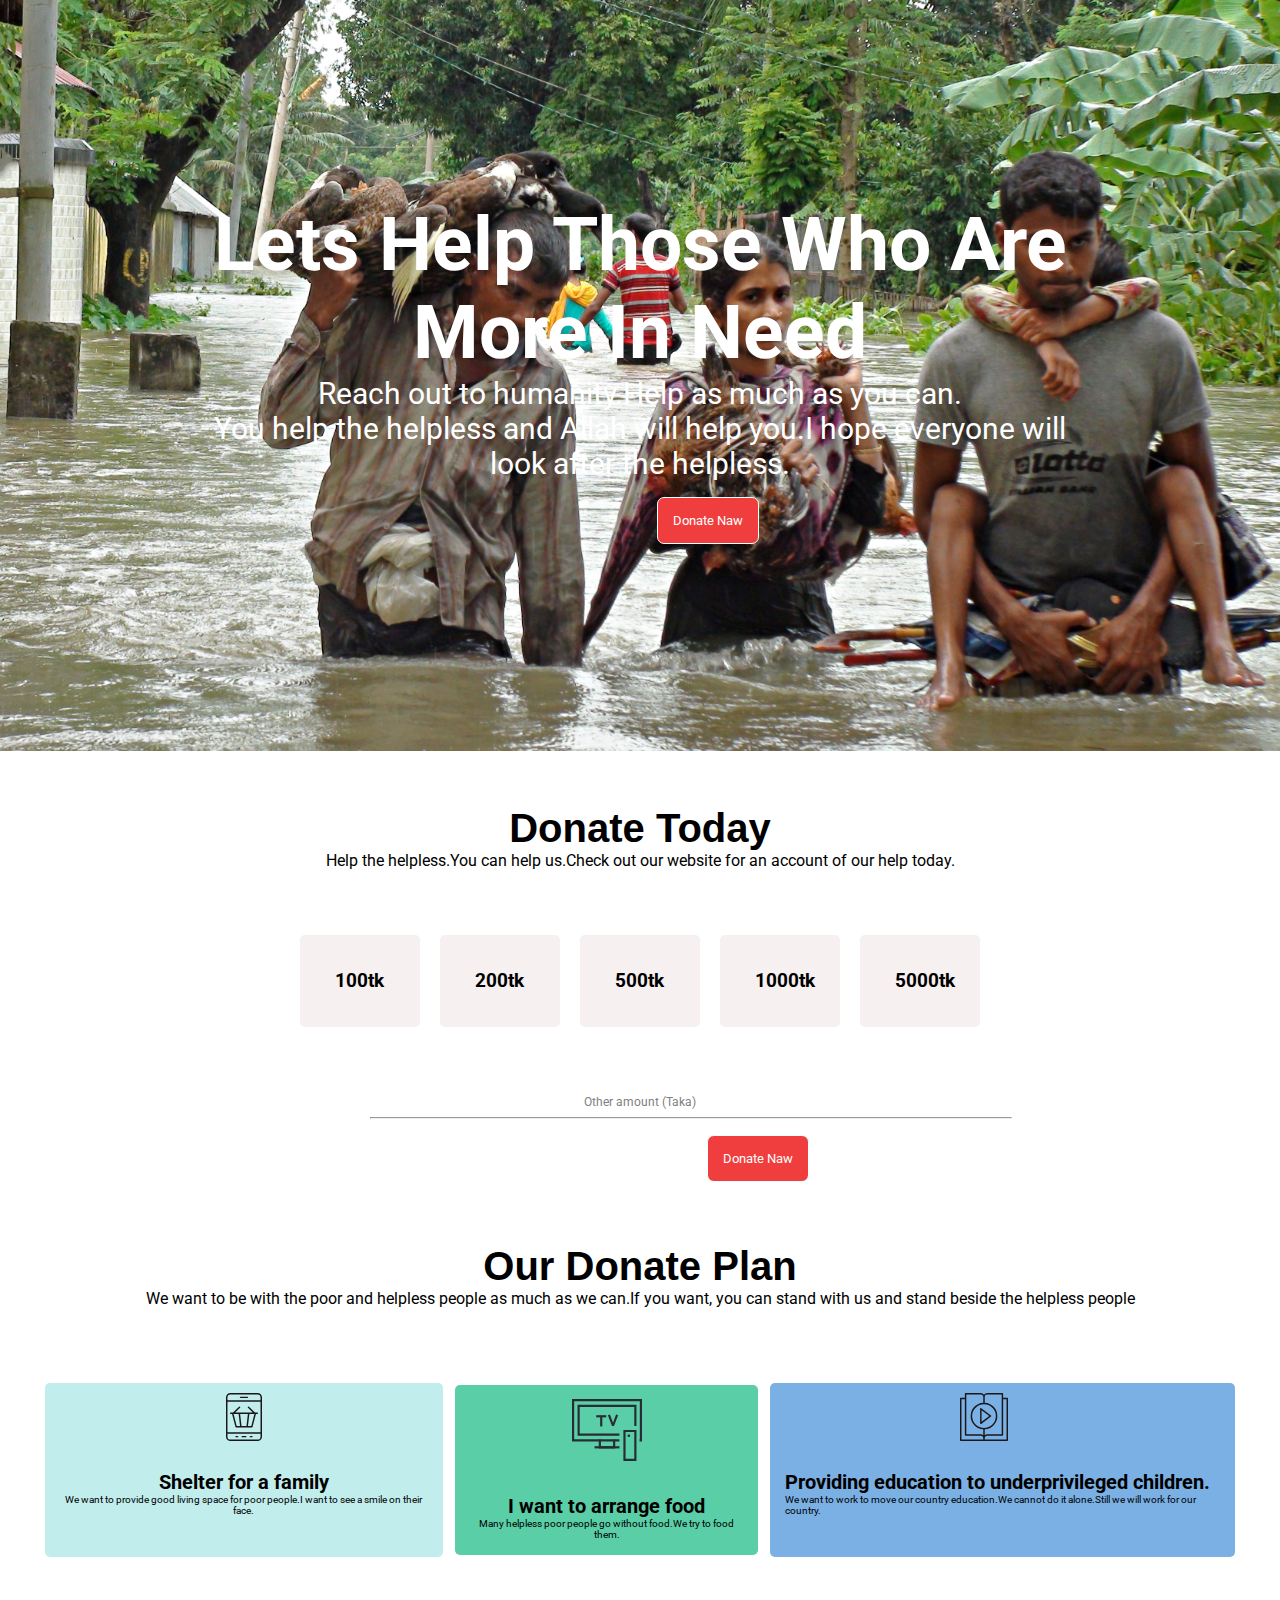
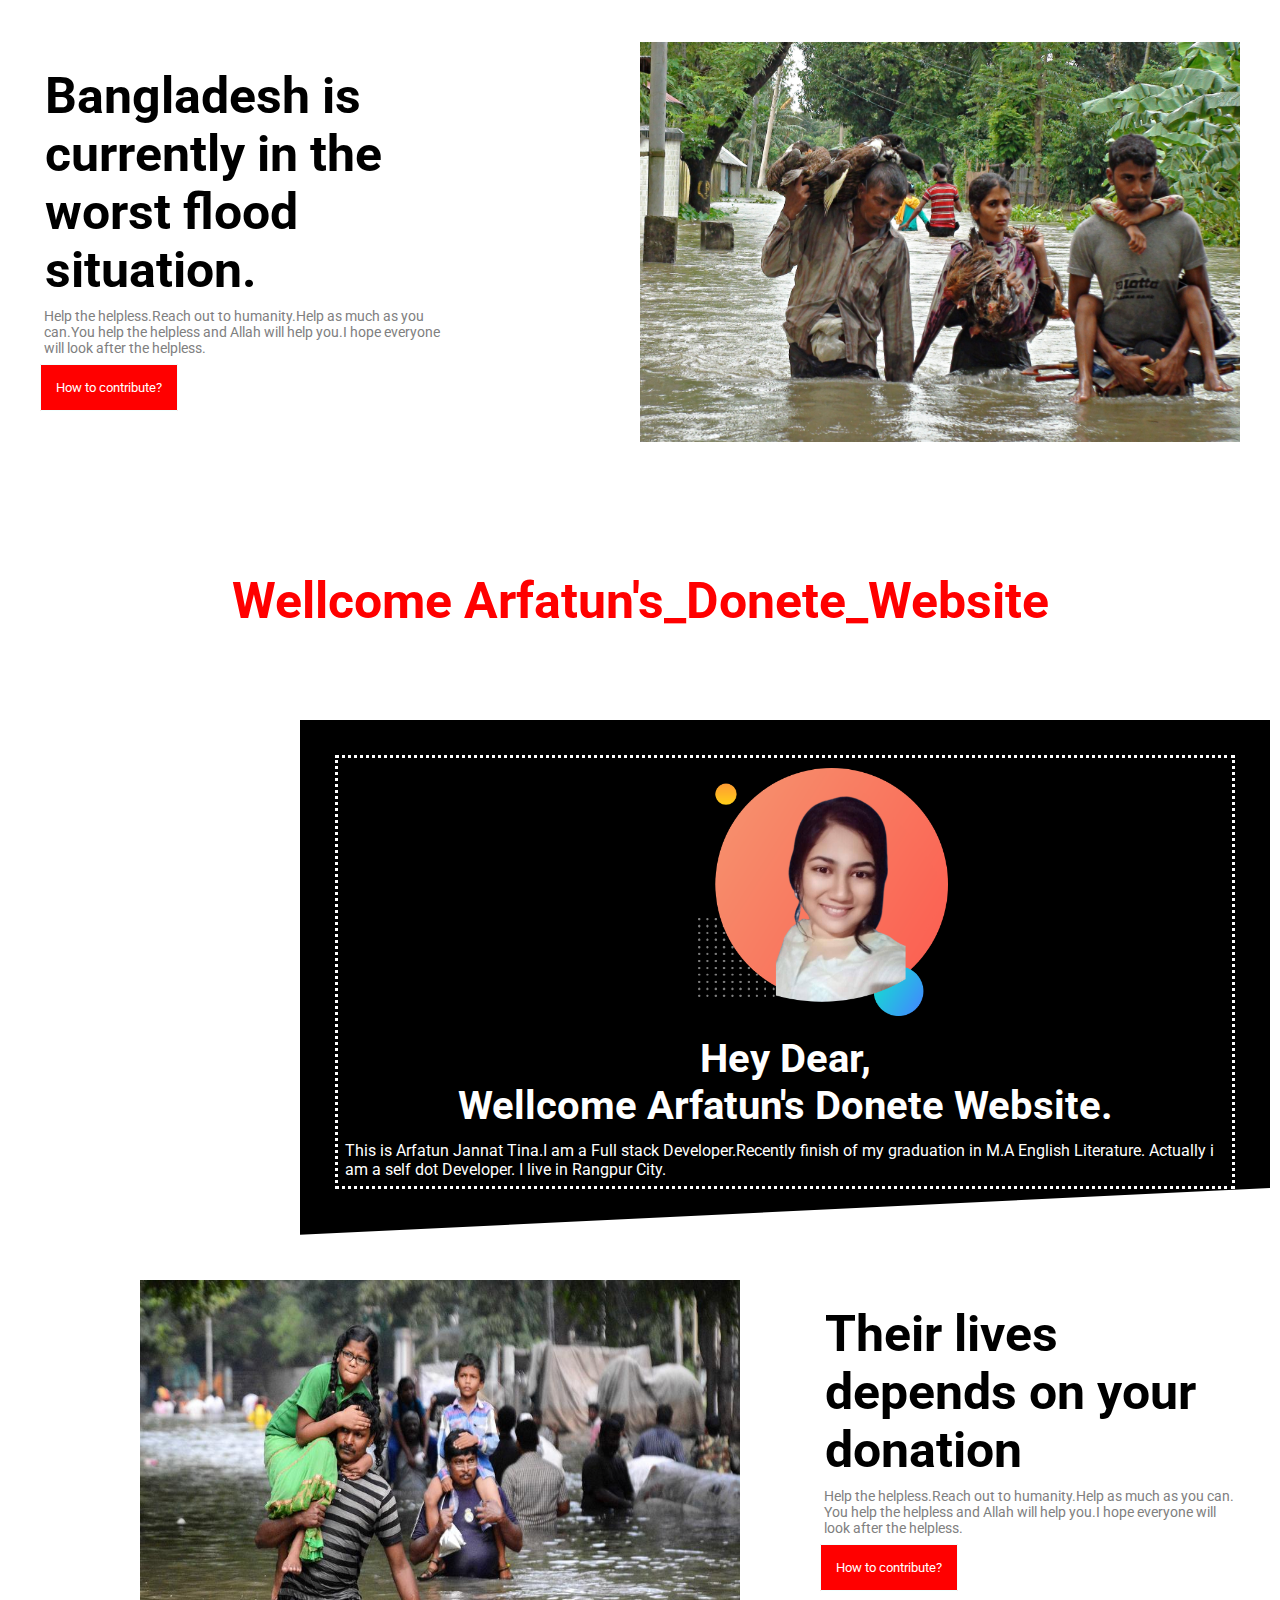
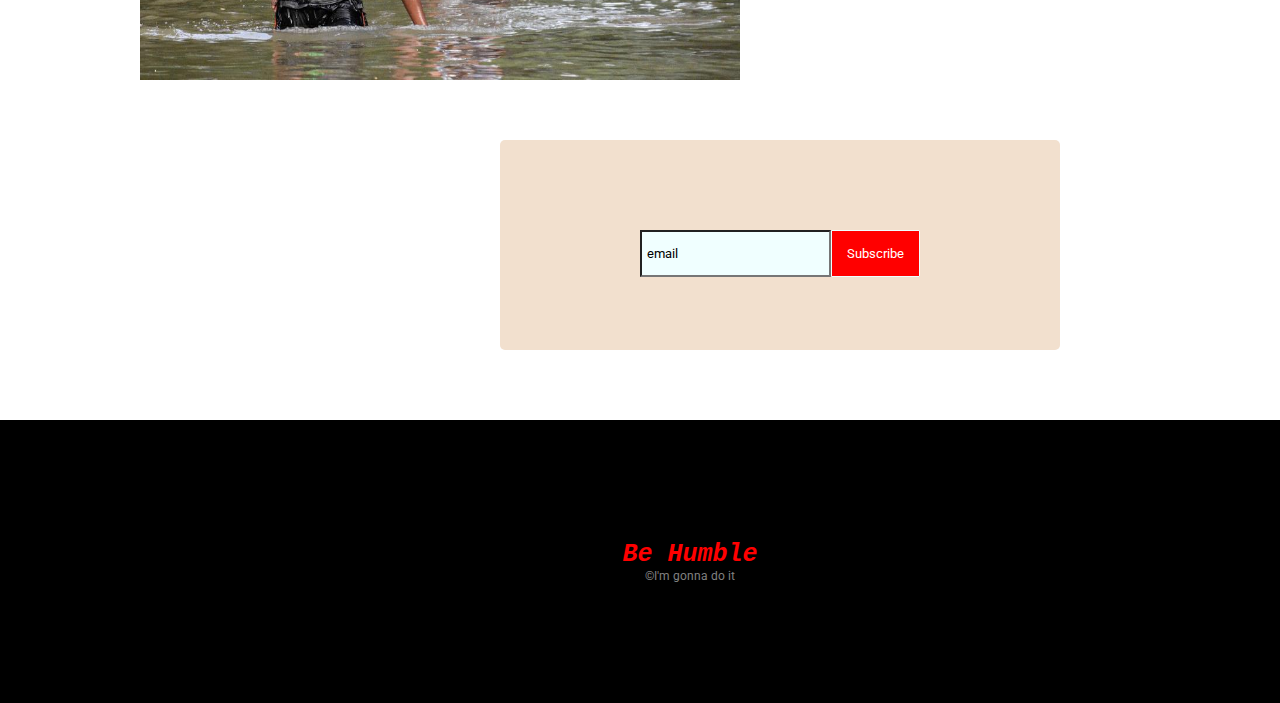
<file: index.html>
<!DOCTYPE html>
<html lang="en">
<head>
    <meta charset="UTF-8">
    <meta http-equiv="X-UA-Compatible" content="IE=edge">
    <meta name="viewport" content="width=device-width, initial-scale=1.0">
    <title>Arfatun's Donet_website</title>
    <!-- font link -->
    <link rel="preconnect" href="https://fonts.googleapis.com">
<link rel="preconnect" href="https://fonts.gstatic.com" crossorigin>
<link href="https://fonts.googleapis.com/css2?family=Roboto:wght@500&display=swap" rel="stylesheet">


    <!-- css link -->
    <link rel="stylesheet" href="index.css">
</head>
<body>
<!-- header-part -->
<div class="header">
    <div class="main-header">
       <div class="heder-text">
        <h1 class="header-h1">Lets Help Those Who Are More In Need</h1>
       <p class="header-p">Reach out to humanity.Help as much as you can.<br> You help the helpless and Allah will help you.I hope everyone will look after the helpless.</p>
       <div class="btn-div">
        <button class="header-button">Donate Naw</button>
       </div>
       </div>
    </div>
</div>

    <!-- Donate Today -->
   <section>
    <div class="card-head-text">
        <h1 class="card-head-text-one">Donate Today</h1>
        <p>Help the helpless.You can help us.Check out our website for an account of our help today.</p>
       </div>

       <div class="donate-flex">
        <div class="main-donate">
            <div class="donate-card-one">
                <h3>100tk</h3>
            </div>

            <div class="donate-card-one">
                <h3>200tk</h3>
            </div>
            <div class="donate-card-one">
                <h3>500tk</h3>
            </div>
            <div class="donate-card-one">
                <h3>1000tk</h3>
            </div>
            <div class="donate-card-one">
                <h3>5000tk</h3>
            </div>
        </div>
       </div>
   </section>
   <!-- hr option -->
   <p class="hr-text">Other amount (Taka)</p>
   <hr>
   <div class="btn-div">
    <button class="hr-button">Donate Naw</button>
   </div>

    <!-- our donate plan -->
    <section>
       <div class="card-head-text">
        <h1 class="card-head-text-one">Our Donate Plan</h1>
        <p>We want to be with the poor and helpless people as much as we can.If you want, you can stand with us and stand beside the helpless people</p>
       </div>
        <div class="card">
            <div class="card-one">
                <div>
                    <img class="card-img" src="icons/icon11.svg" alt="">
                </div>
               <div class="card-text">
                <h2 class="card-text-h2">Shelter for a family</h2>
                <p class="card-text-p">We want to provide good living space for poor people.I want to see a smile on their face.</p>
               </div>
                
            </div>

            <div class="card-two">
                <div>
                    <img class="card-img-two" src="icons/icon7.svg" alt="">
                </div>
               <div class="card-text-two">
                <h2 class="card-text-h2">I want to arrange food</h2>
                <p class="card-text-p">Many helpless poor people go without food.We try to food them.</p>
               </div>
                
            </div>
            <div class="card-three">
                <div>
                    <img class="card-img-three" src="icons/icon6.svg" alt="">
                </div>
               <div class="card-text-three">
                <h2 class="card-text-h2">Providing education to underprivileged children.</h2>
                <p class="card-text-p">We want to work to move our country education.We cannot do it alone.Still we will work for our country.</p>
               </div>
                
            </div>
        </div>
    </section>
    <!-- flex part-one -->
    <div class="main">
        <div class="main-part-flex">
            <div class="text-area-flex">
              <h1 class="flex-h1">Bangladesh is currently in the worst flood situation.</h1>  
              <p class="flex-p">Help the helpless.Reach out to humanity.Help as much as you can.You help the helpless and Allah will help you.I hope everyone will look after the helpless.</p>
              <button class="all-button">How to contribute?</button>
            </div>
            
                <img class="flex-img" src="images/donation3.jpg" alt="">
            
        </div>
    </div>

    <!-- About Arfatun uedsite -->
    <h1 class="main-a-h1"> Wellcome Arfatun's_Donete_Website</h1>
<div class="about-tina">
    
<div class="a-tina">
    <img class="tina-img" src="icons/web protfolio-1 (1).png" alt="">
    <div class="tina-text">
        <h1 class="tina-h1">Hey Dear,<br>Wellcome Arfatun's Donete Website.</h1>
        <p class="tina-p">This is Arfatun Jannat Tina.I am a Full stack Developer.Recently finish of my graduation in M.A English Literature. Actually i am a self dot Developer. I live in Rangpur City.</p>
    </div>
</div>
</div>

    <!-- flex-part-two -->
    <div class="main-two">
        <div class="main-part-flex-two">
            <img class="flex-img-two" src="images/donation4.jpg" alt="">
            <div class="text-area-flex-two">
              <h1 class="flex-h1">Their lives depends on your donation</h1>  
              <p class="flex-p">Help the helpless.Reach out to humanity.Help as much as you can. You help the helpless and Allah will help you.I hope everyone will look after the helpless.</p>
              <button class="all-button">How to contribute?</button>
            </div>
            
                
            
        </div>
    <!-- get my update -->
    <section class="text-box">
        <div class="text-box-one">
            <input value="email" class="text" name="email" type="email"> <button class="all-button">Subscribe</button>
        </div>
    </section>
    <!-- footer -->
    <div class="footer">
        <h2 class="footer-text">Be Humble</h2>
        <p class="footer-text-one"> ©I'm gonna do it</p>
    </div>
</body>
</html>
</file>
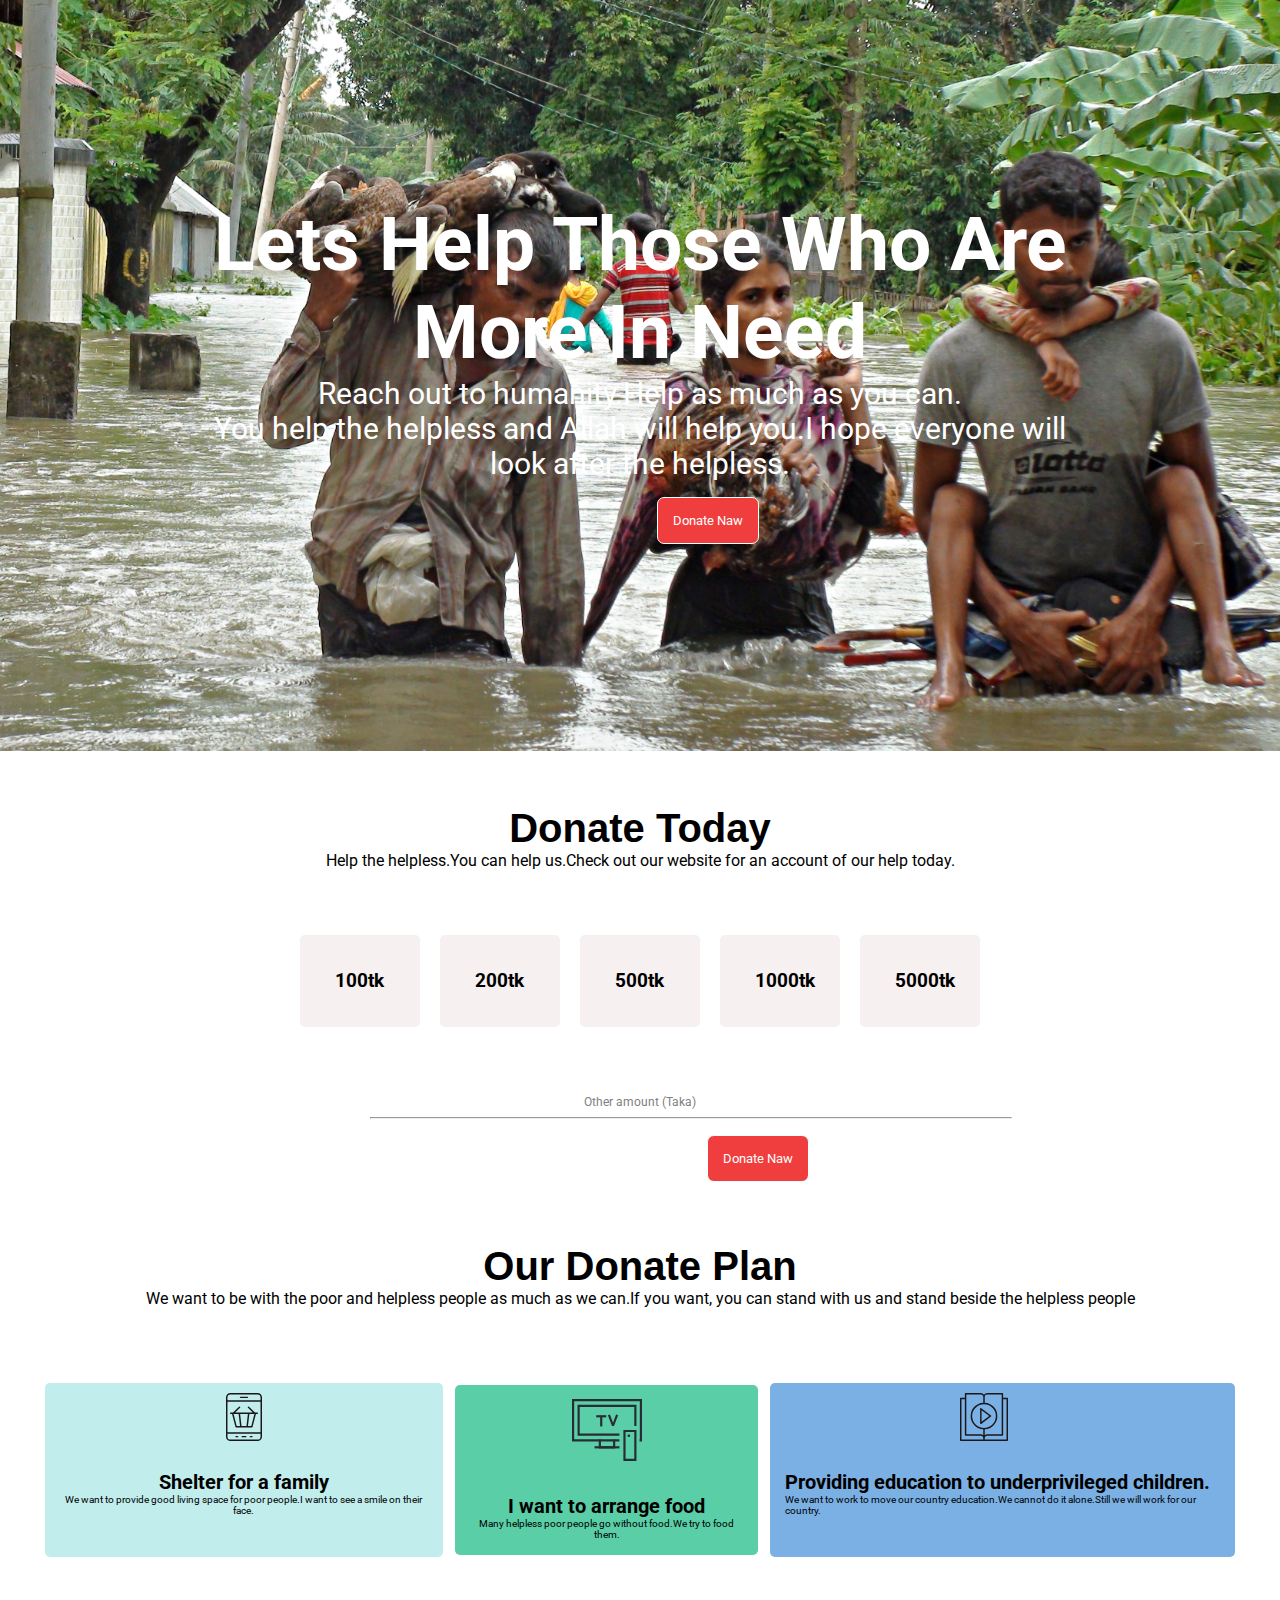
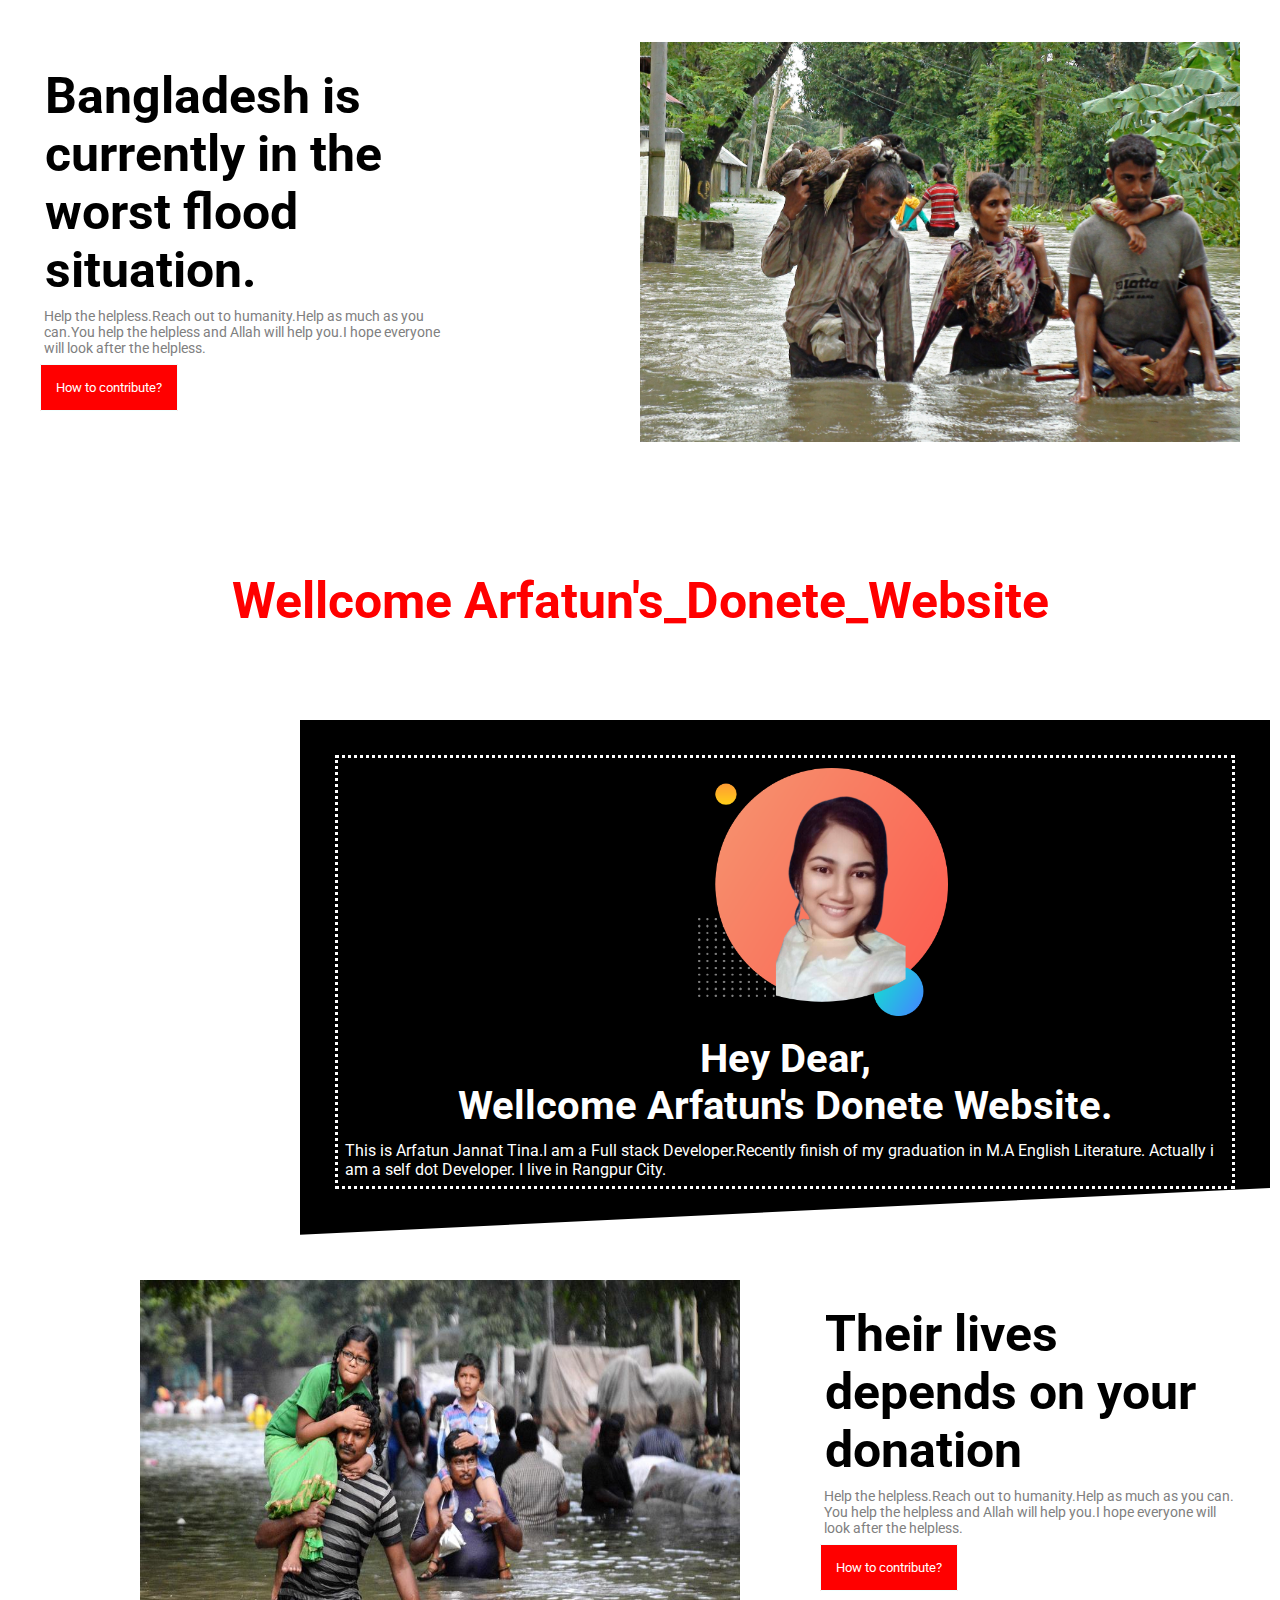
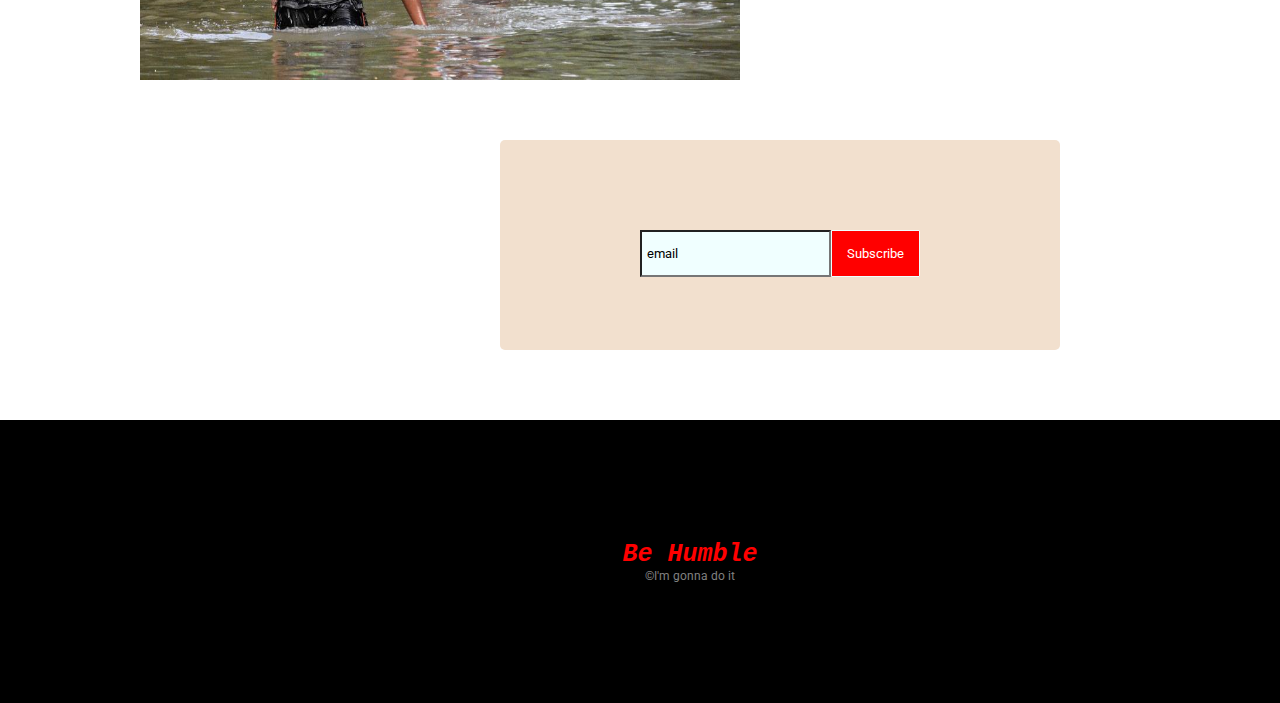
<file: donet.html>
<!DOCTYPE html>
<html lang="en">
<head>
    <meta charset="UTF-8">
    <meta http-equiv="X-UA-Compatible" content="IE=edge">
    <meta name="viewport" content="width=device-width, initial-scale=1.0">
    <title>Arfatun's Donet_website</title>
    <!-- font link -->
    <link rel="preconnect" href="https://fonts.googleapis.com">
<link rel="preconnect" href="https://fonts.gstatic.com" crossorigin>
<link href="https://fonts.googleapis.com/css2?family=Roboto:wght@500&display=swap" rel="stylesheet">


    <!-- css link -->
    <link rel="stylesheet" href="donet.css">
</head>
<body>
<!-- header-part -->
<div class="header">
    <div class="main-header">
       <div class="heder-text">
        <h1 class="header-h1">Lets Help Those Who Are More In Need</h1>
       <p class="header-p">Reach out to humanity.Help as much as you can.<br> You help the helpless and Allah will help you.I hope everyone will look after the helpless.</p>
       <div class="btn-div">
        <button class="header-button">Donate Naw</button>
       </div>
       </div>
    </div>
</div>

    <!-- Donate Today -->
   <section>
    <div class="card-head-text">
        <h1 class="card-head-text-one">Donate Today</h1>
        <p>Help the helpless.You can help us.Check out our website for an account of our help today.</p>
       </div>

       <div class="donate-flex">
        <div class="main-donate">
            <div class="donate-card-one">
                <h3>100tk</h3>
            </div>

            <div class="donate-card-one">
                <h3>200tk</h3>
            </div>
            <div class="donate-card-one">
                <h3>500tk</h3>
            </div>
            <div class="donate-card-one">
                <h3>1000tk</h3>
            </div>
            <div class="donate-card-one">
                <h3>5000tk</h3>
            </div>
        </div>
       </div>
   </section>
   <!-- hr option -->
   <p class="hr-text">Other amount (Taka)</p>
   <hr>
   <div class="btn-div">
    <button class="hr-button">Donate Naw</button>
   </div>

    <!-- our donate plan -->
    <section>
       <div class="card-head-text">
        <h1 class="card-head-text-one">Our Donate Plan</h1>
        <p>We want to be with the poor and helpless people as much as we can.If you want, you can stand with us and stand beside the helpless people</p>
       </div>
        <div class="card">
            <div class="card-one">
                <div>
                    <img class="card-img" src="icons/icon11.svg" alt="">
                </div>
               <div class="card-text">
                <h2 class="card-text-h2">Shelter for a family</h2>
                <p class="card-text-p">We want to provide good living space for poor people.I want to see a smile on their face.</p>
               </div>
                
            </div>

            <div class="card-two">
                <div>
                    <img class="card-img-two" src="icons/icon7.svg" alt="">
                </div>
               <div class="card-text-two">
                <h2 class="card-text-h2">I want to arrange food</h2>
                <p class="card-text-p">Many helpless poor people go without food.We try to food them.</p>
               </div>
                
            </div>
            <div class="card-three">
                <div>
                    <img class="card-img-three" src="icons/icon6.svg" alt="">
                </div>
               <div class="card-text-three">
                <h2 class="card-text-h2">Providing education to underprivileged children.</h2>
                <p class="card-text-p">We want to work to move our country education.We cannot do it alone.Still we will work for our country.</p>
               </div>
                
            </div>
        </div>
    </section>
    <!-- flex part-one -->
    <div class="main">
        <div class="main-part-flex">
            <div class="text-area-flex">
              <h1 class="flex-h1">Bangladesh is currently in the worst flood situation.</h1>  
              <p class="flex-p">Help the helpless.Reach out to humanity.Help as much as you can.You help the helpless and Allah will help you.I hope everyone will look after the helpless.</p>
              <button class="all-button">How to contribute?</button>
            </div>
            
                <img class="flex-img" src="images/donation3.jpg" alt="">
            
        </div>
    </div>

    <!-- About Arfatun uedsite -->
    <h1 class="main-a-h1"> Wellcome Arfatun's_Donete_Website</h1>
<div class="about-tina">
    
<div class="a-tina">
    <img class="tina-img" src="icons/web protfolio-1 (1).png" alt="">
    <div class="tina-text">
        <h1 class="tina-h1">Hey Dear,<br>Wellcome Arfatun's Donete Website.</h1>
        <p class="tina-p">This is Arfatun Jannat Tina.I am a Full stack Developer.Recently finish of my graduation in M.A English Literature. Actually i am a self dot Developer. I live in Rangpur City.</p>
    </div>
</div>
</div>

    <!-- flex-part-two -->
    <div class="main-two">
        <div class="main-part-flex-two">
            <img class="flex-img-two" src="images/donation4.jpg" alt="">
            <div class="text-area-flex-two">
              <h1 class="flex-h1">Their lives depends on your donation</h1>  
              <p class="flex-p">Help the helpless.Reach out to humanity.Help as much as you can. You help the helpless and Allah will help you.I hope everyone will look after the helpless.</p>
              <button class="all-button">How to contribute?</button>
            </div>
            
                
            
        </div>
    <!-- get my update -->
    <section class="text-box">
        <div class="text-box-one">
            <input value="email" class="text" name="email" type="email"> <button class="all-button">Subscribe</button>
        </div>
    </section>
    <!-- footer -->
    <div class="footer">
        <h2 class="footer-text">Be Humble</h2>
        <p class="footer-text-one"> ©I'm gonna do it</p>
    </div>
</body>
</html>
</file>
<file: index.css>
*{
    margin: 0;
    padding: 0;
    font-family: 'Roboto', sans-serif;
}

/* ----------header part----------- */

    
.main-header{
    background-image: url('images/donation3.jpg');
    padding: 200px;
    background-repeat: no-repeat;
    background-position: 100%;
    background-size: 100%;
    
}
.main-a-h1{
    color: red;
    text-align: center;
    padding: 90px;
    font-size: 50px;
}
.header-h1{
    font-size: 75px;
    color: white;
    text-align: center;
}
.header-h1:hover{
    color: red;
}
.header-p{
    color: white;
    font-size: 30px;
    text-align: center;
}
.header-p:hover{
    color: red;
}

.header-button{
    background-color: rgb(240, 61, 61);
    padding: 15px;
    color: white;
    border-radius: 7px;
    border: 1px solid azure;
    cursor: auto;
    margin-left: 450px;
}
.header-button:hover{
    background-color: aqua;
}
/* donate today */
.main-donate{
    display: flex;
    justify-content: center;
}
.donate-card-one{
   padding: 35px; 
   margin: 10px;
   background-color: rgba(244, 238, 238, 0.856);
   width: 50px;
   border-radius: 5px;
}
.donate-card-one:hover{
    background-color: rgba(239, 226, 211, 0.884);
    border: 1px solid red;
}
h3:hover{
    color: red;
}
/* hr option */
.hr-text{
    margin-top: 50px;
text-align: center;
color: gray;
font-size: 12px;
padding: 8px;
}
hr{
    width: 50%;
    margin-left: 370px;
    color: grey;
    
}
.hr-button{
    background-color: rgb(240, 61, 61);
    padding: 15px;
    color: white;
    border-radius: 7px;
    border: 1px solid azure;
    cursor: auto;
    margin-left: 700px;
}
.hr-button:hover{
    background-color: aqua;
}
.btn-div{
    margin-top: 9px;
    padding: 7px;
}
/*  our donate plan  */
.card-head-text{
    text-align: center;
    padding: 30px;
    margin: 25px;
}
.card-head-text-one{
    font-size: 40px;
    font-weight: 600;
    font-family: 'Gill Sans', 'Gill Sans MT', 'Trebuchet MS', sans-serif;
}
.card{
    display: flex;
    justify-content: center;
    margin: 25px;
    padding: 15px;
}
.card-one{
    background-color: rgb(193, 237, 237);
    border: 1px gray;
    border-radius: 5px;
    margin: 5px;
    text-align: center;
}
.card-img{
   
    text-align: center;
    padding: 10px;
    
}
.card-text{
   margin: 5px;
   padding: 10px;
}
.card-text-h2{
    font-size: 20px;
    font-weight: 700;
}
.card-text-p{
    font-size: 10px;
    font-weight: 400;
}
/* card-two */
.card-two{
    background-color: rgb(90, 206, 166);
    border: 1px gray;
    border-radius: 5px;
    margin: 7px;
    text-align: center;
}
.card-img-two{
    
    padding: 10px;
    width: 70px;
    
}
.card-text-two{
    text-align: center;
    align-items: center;
    margin: 5px;
    padding: 10px;
    
}
.card-text-h2{
    font-size: 20px;
    font-weight: 700;
}
.card-text-p{
    font-size: 10px;
    font-weight: 400;
}

/* three card */
.card-three{
    background-color: rgb(122, 176, 227);
    border: 1px gray;
    border-radius: 5px;
    margin: 5px;
}

.card-img-three{
    margin-left: 180px;
    padding: 10px;
    
}
.card-text-three{
   margin: 5px;
   padding: 10px;
}
.card-text-h2{
    font-size: 20px;
    font-weight: 700;
}
.card-text-p{
    font-size: 10px;
    font-weight: 400;
}
/* first flex part */
.main-part-flex{
    display: flex;
    
}
.flex-img{
    width: 600px;
    height: 400px;
    margin-left: 100px;
    padding: 40px;
}
.text-area-flex{
    padding: 40px;
    text-align: start;
    margin-top: 20px;
    
}
.flex-h1{
    font-size: 50px;
    padding: 5px;
}
.flex-p{
    color: gray;
    font-size: 14px;
    padding: 4px;
    margin-bottom: 4px;
}
/* second flex part */
.main-part-flex-two{
    display: flex;
    margin-bottom: 20px;
    
}
.flex-img-two{
    width: 600px;
    height: 400px;
    margin-left: 100px;
    padding: 40px;
}
.text-area-flex-two{
    padding: 40px;
    text-align: start;
    margin-top: 20px;
    
}
.flex-h1{
    font-size: 50px;
    padding: 5px;
}

.flex-p{
    color: gray;
    font-size: 14px;
    padding: 4px;
    margin-bottom: 4px;
}
/* about-tina */
.about-tina{
    background-color: black;
    width: 900px;
    height: 450px;
    padding: 35px;
    clip-path: polygon(0 0, 100% 0, 100% 90%, 0 99%);
    margin-left: 300px;
}
.about-tina:hover{
    background-color: rgb(122, 239, 239);
}
.a-tina{
    border: 3px dotted white;
   
}
.tina-img{
    width: 250px;
    margin-left: 350px;
    padding: 10px;
}
.tina-h1{
    color: white;
    font-size: 40px;
    text-align: center;
    padding: 5px;
}
.tina-h1:hover{
    color: red;
}
.tina-p{
    color: white;
    font-family: 14px;
    text-align: start;
    padding: 7px;
}
.tina-p:hover{
    color: red;
}

/* get my update */
.text-box{
background-color: rgb(242, 224, 206);
margin-left: 500px;
border-radius:5px;
width: 500px;
height: 150px;
padding: 30px;

}
.text-box-one{
    display: flex;
    justify-content: center;
    margin-top: 60px;
}
.text{
    background-color: azure;
   
    padding: 5px;
}
.all-button{
    background-color: red;
    padding: 15px;
    color: white;
    border-radius: 1px;
    border: 1px solid azure;
    cursor: auto;

}
.all-button:hover {
    background-color: green;
  }
/* footer--------------- */
.footer{
   background-color: black; 
   padding: 120px;
   margin-bottom: 0px;
   margin-top: 70px;
}
.footer-text{
    text-align: center;
    margin-left: 100px;
    color:red;
    text-decoration: double;
    text-shadow: 5px;
    font-size: 25px;
    font-style: italic;
    font-family: 'Courier New', Courier, monospace;
    font-weight: 800px;
   
}
.footer-text-one{
    text-align: center;
    margin-left: 100px;
  color: gray;
  font-size: 12px;
}
</file>
<file: donet.css>
*{
    margin: 0;
    padding: 0;
    font-family: 'Roboto', sans-serif;
}

/* ----------header part----------- */

    
.main-header{
    background-image: url('images/donation3.jpg');
    padding: 200px;
    background-repeat: no-repeat;
    background-position: 100%;
    background-size: 100%;
    
}
.main-a-h1{
    color: red;
    text-align: center;
    padding: 90px;
    font-size: 50px;
}
.header-h1{
    font-size: 75px;
    color: white;
    text-align: center;
}
.header-h1:hover{
    color: red;
}
.header-p{
    color: white;
    font-size: 30px;
    text-align: center;
}
.header-p:hover{
    color: red;
}

.header-button{
    background-color: rgb(240, 61, 61);
    padding: 15px;
    color: white;
    border-radius: 7px;
    border: 1px solid azure;
    cursor: auto;
    margin-left: 450px;
}
.header-button:hover{
    background-color: aqua;
}
/* donate today */
.main-donate{
    display: flex;
    justify-content: center;
}
.donate-card-one{
   padding: 35px; 
   margin: 10px;
   background-color: rgba(244, 238, 238, 0.856);
   width: 50px;
   border-radius: 5px;
}
.donate-card-one:hover{
    background-color: rgba(239, 226, 211, 0.884);
    border: 1px solid red;
}
h3:hover{
    color: red;
}
/* hr option */
.hr-text{
    margin-top: 50px;
text-align: center;
color: gray;
font-size: 12px;
padding: 8px;
}
hr{
    width: 50%;
    margin-left: 370px;
    color: grey;
    
}
.hr-button{
    background-color: rgb(240, 61, 61);
    padding: 15px;
    color: white;
    border-radius: 7px;
    border: 1px solid azure;
    cursor: auto;
    margin-left: 700px;
}
.hr-button:hover{
    background-color: aqua;
}
.btn-div{
    margin-top: 9px;
    padding: 7px;
}
/*  our donate plan  */
.card-head-text{
    text-align: center;
    padding: 30px;
    margin: 25px;
}
.card-head-text-one{
    font-size: 40px;
    font-weight: 600;
    font-family: 'Gill Sans', 'Gill Sans MT', 'Trebuchet MS', sans-serif;
}
.card{
    display: flex;
    justify-content: center;
    margin: 25px;
    padding: 15px;
}
.card-one{
    background-color: rgb(193, 237, 237);
    border: 1px gray;
    border-radius: 5px;
    margin: 5px;
    text-align: center;
}
.card-img{
   
    text-align: center;
    padding: 10px;
    
}
.card-text{
   margin: 5px;
   padding: 10px;
}
.card-text-h2{
    font-size: 20px;
    font-weight: 700;
}
.card-text-p{
    font-size: 10px;
    font-weight: 400;
}
/* card-two */
.card-two{
    background-color: rgb(90, 206, 166);
    border: 1px gray;
    border-radius: 5px;
    margin: 7px;
    text-align: center;
}
.card-img-two{
    
    padding: 10px;
    width: 70px;
    
}
.card-text-two{
    text-align: center;
    align-items: center;
    margin: 5px;
    padding: 10px;
    
}
.card-text-h2{
    font-size: 20px;
    font-weight: 700;
}
.card-text-p{
    font-size: 10px;
    font-weight: 400;
}

/* three card */
.card-three{
    background-color: rgb(122, 176, 227);
    border: 1px gray;
    border-radius: 5px;
    margin: 5px;
}

.card-img-three{
    margin-left: 180px;
    padding: 10px;
    
}
.card-text-three{
   margin: 5px;
   padding: 10px;
}
.card-text-h2{
    font-size: 20px;
    font-weight: 700;
}
.card-text-p{
    font-size: 10px;
    font-weight: 400;
}
/* first flex part */
.main-part-flex{
    display: flex;
    
}
.flex-img{
    width: 600px;
    height: 400px;
    margin-left: 100px;
    padding: 40px;
}
.text-area-flex{
    padding: 40px;
    text-align: start;
    margin-top: 20px;
    
}
.flex-h1{
    font-size: 50px;
    padding: 5px;
}
.flex-p{
    color: gray;
    font-size: 14px;
    padding: 4px;
    margin-bottom: 4px;
}
/* second flex part */
.main-part-flex-two{
    display: flex;
    margin-bottom: 20px;
    
}
.flex-img-two{
    width: 600px;
    height: 400px;
    margin-left: 100px;
    padding: 40px;
}
.text-area-flex-two{
    padding: 40px;
    text-align: start;
    margin-top: 20px;
    
}
.flex-h1{
    font-size: 50px;
    padding: 5px;
}

.flex-p{
    color: gray;
    font-size: 14px;
    padding: 4px;
    margin-bottom: 4px;
}
/* about-tina */
.about-tina{
    background-color: black;
    width: 900px;
    height: 450px;
    padding: 35px;
    clip-path: polygon(0 0, 100% 0, 100% 90%, 0 99%);
    margin-left: 300px;
}
.about-tina:hover{
    background-color: rgb(122, 239, 239);
}
.a-tina{
    border: 3px dotted white;
   
}
.tina-img{
    width: 250px;
    margin-left: 350px;
    padding: 10px;
}
.tina-h1{
    color: white;
    font-size: 40px;
    text-align: center;
    padding: 5px;
}
.tina-h1:hover{
    color: red;
}
.tina-p{
    color: white;
    font-family: 14px;
    text-align: start;
    padding: 7px;
}
.tina-p:hover{
    color: red;
}

/* get my update */
.text-box{
background-color: rgb(242, 224, 206);
margin-left: 500px;
border-radius:5px;
width: 500px;
height: 150px;
padding: 30px;

}
.text-box-one{
    display: flex;
    justify-content: center;
    margin-top: 60px;
}
.text{
    background-color: azure;
   
    padding: 5px;
}
.all-button{
    background-color: red;
    padding: 15px;
    color: white;
    border-radius: 1px;
    border: 1px solid azure;
    cursor: auto;

}
.all-button:hover {
    background-color: green;
  }
/* footer--------------- */
.footer{
   background-color: black; 
   padding: 120px;
   margin-bottom: 0px;
   margin-top: 70px;
}
.footer-text{
    text-align: center;
    margin-left: 100px;
    color:red;
    text-decoration: double;
    text-shadow: 5px;
    font-size: 25px;
    font-style: italic;
    font-family: 'Courier New', Courier, monospace;
    font-weight: 800px;
   
}
.footer-text-one{
    text-align: center;
    margin-left: 100px;
  color: gray;
  font-size: 12px;
}
</file>
